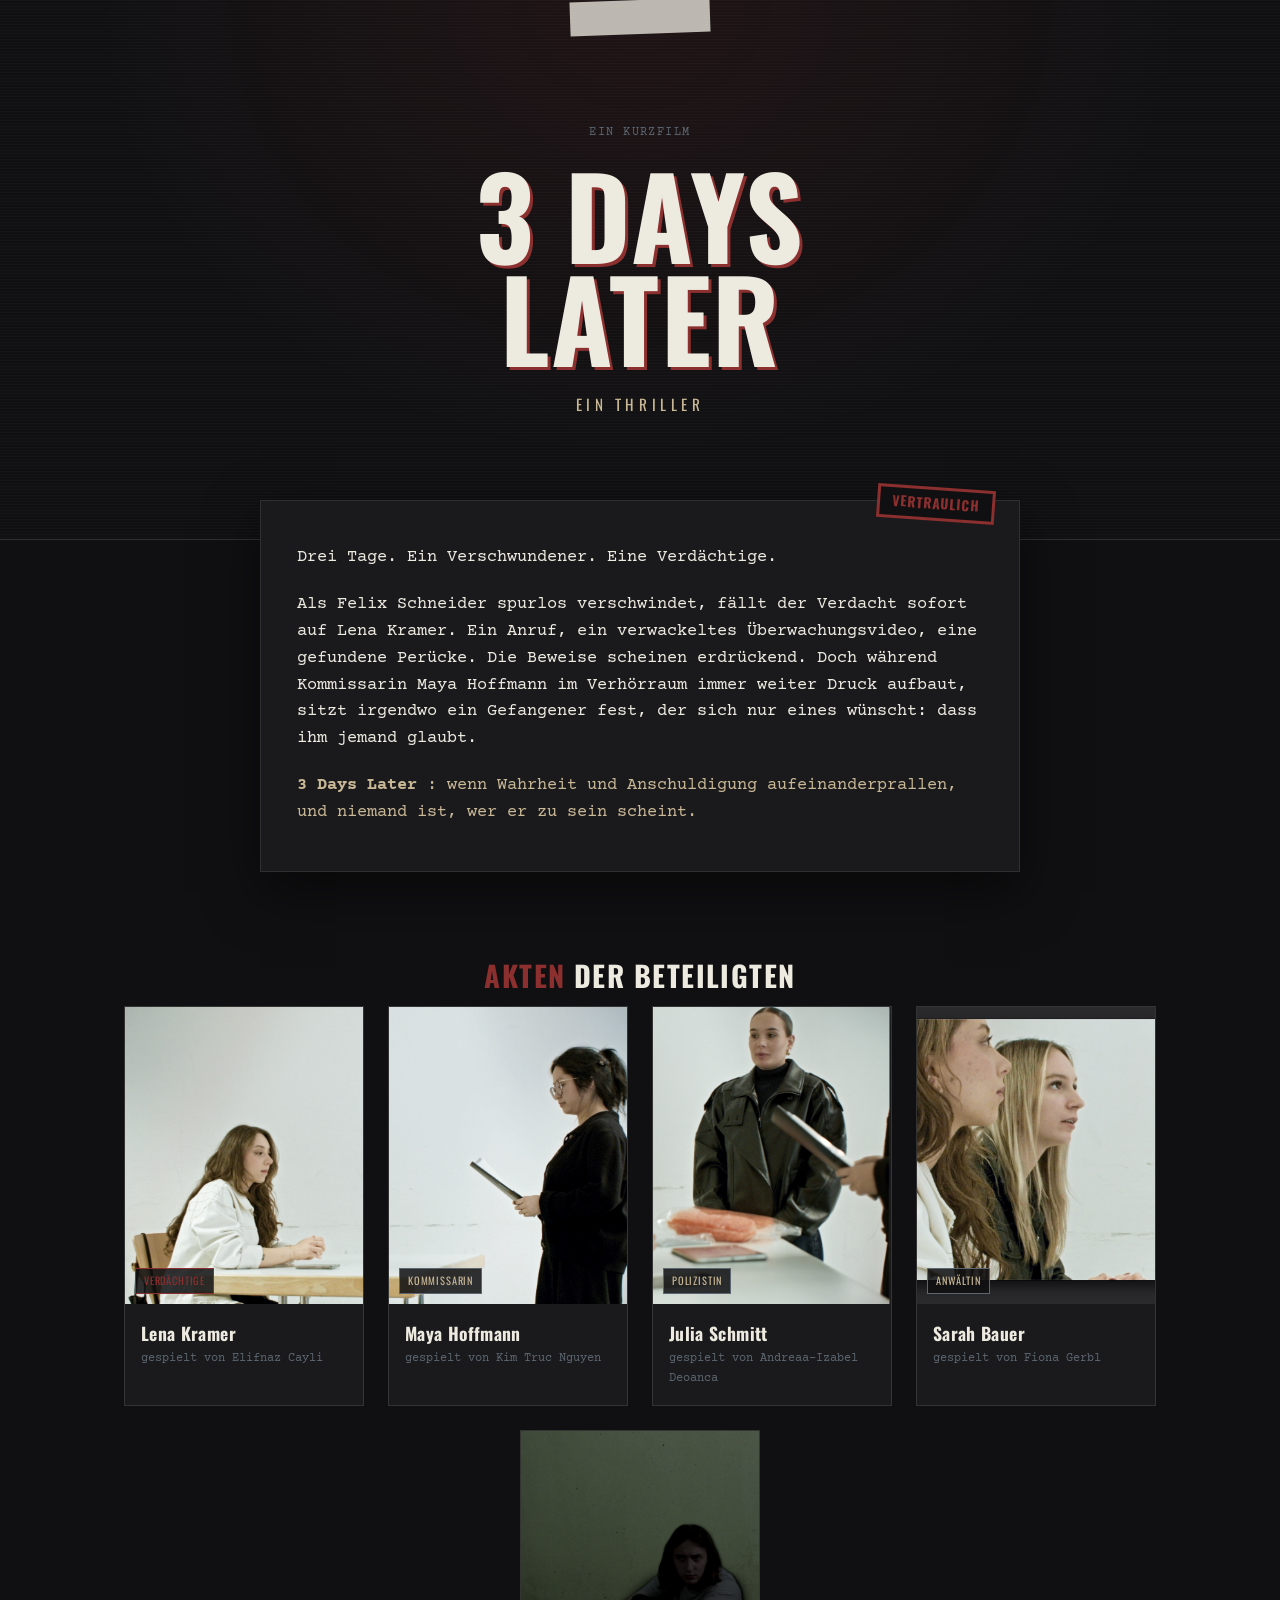
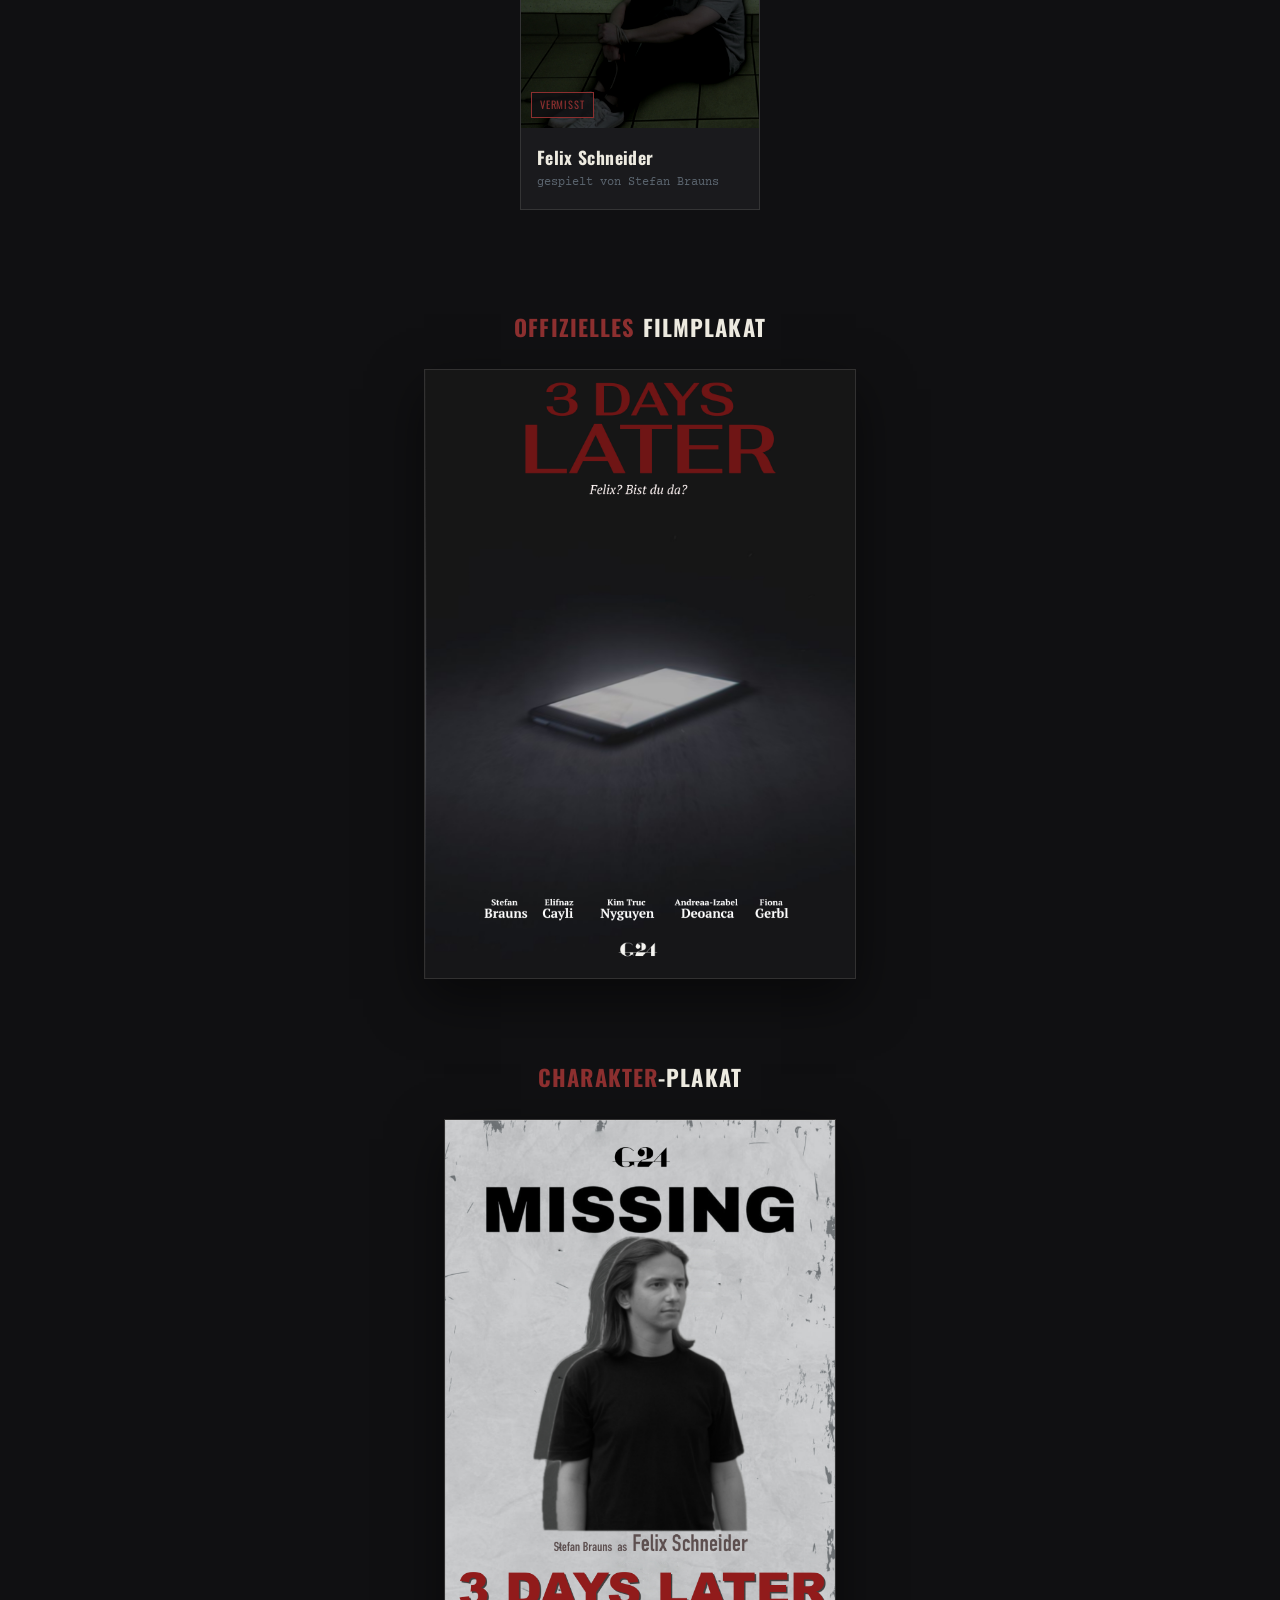
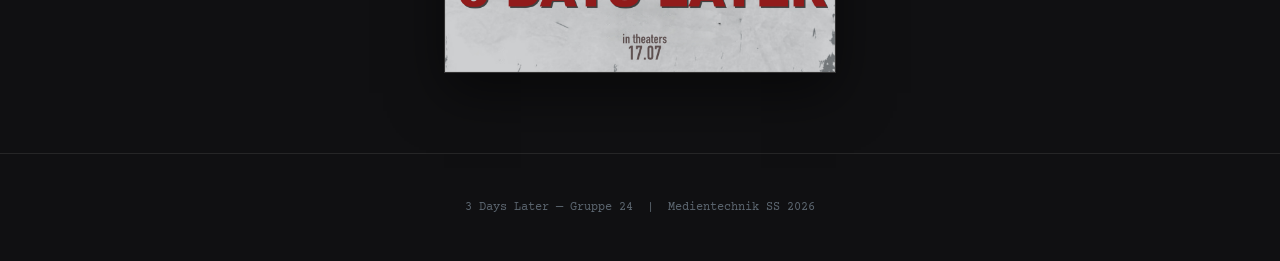
<file: 3-days-later/index.html>
<!DOCTYPE html>
<html lang="de">
<head>
<meta charset="UTF-8">
<meta name="viewport" content="width=device-width, initial-scale=1.0">
<title>3 Days Later — Kurzfilm</title>
<link rel="stylesheet" href="css/style.css">
</head>
<body>

  <header class="hero">
    <div class="hero__tape"></div>
    <p class="hero__eyebrow">Ein Kurzfilm </p>
    <h1 class="hero__title">3 DAYS<br>LATER</h1>
    <p class="hero__genre">Ein Thriller</p>
  </header>

  <main>
    <section class="teaser">
      <div class="teaser__stamp">VERTRAULICH</div>
      <p class="teaser__text">
        Drei Tage. Ein Verschwundener. Eine Verdächtige.
      </p>
      <p class="teaser__text">
        Als Felix Schneider spurlos verschwindet, fällt der Verdacht sofort
        auf Lena Kramer. Ein Anruf, ein verwackeltes Überwachungsvideo,
        eine gefundene Perücke. Die Beweise scheinen erdrückend.
        Doch während Kommissarin Maya Hoffmann im Verhörraum immer weiter
        Druck aufbaut, sitzt irgendwo ein Gefangener fest, der sich nur
        eines wünscht: dass ihm jemand glaubt.
      </p>
      <p class="teaser__text teaser__text--last">
        <strong>3 Days Later</strong> : wenn Wahrheit und Anschuldigung
        aufeinanderprallen, und niemand ist, wer er zu sein scheint.
      </p>
    </section>

    <section class="cases">
      <h2 class="cases__title"><span>Akten</span> der Beteiligten</h2>

      <div class="gallery" id="gallery">

        <article class="card" tabindex="0" data-status="verdächtige">
          <div class="card__photo">
            <img src="images/elif.jpeg" alt="Lena Kramer">
            <span class="card__stamp card__stamp--red">VERDÄCHTIGE</span>
          </div>
          <div class="card__plate">
            <h3>Lena Kramer</h3>
            <p class="card__actor">gespielt von Elifnaz Cayli</p>
          </div>
          <div class="card__file">
            <p><strong>Status:</strong> Hauptverdächtige im Fall Schneider</p>
            <p>Letzte Person mit nachweislichem Kontakt zu Felix. Beteuert
            ihre Unschuld und wird von einem Beweis nach dem nächsten
            eingeholt, während sie selbst versucht zu verstehen, was
            wirklich passiert ist.</p>
          </div>
        </article>

        <article class="card" tabindex="0" data-status="ermittelnd">
          <div class="card__photo">
            <img src="images/kim.jpeg" alt="Maya Hoffmann">
            <span class="card__stamp">KOMMISSARIN</span>
          </div>
          <div class="card__plate">
            <h3>Maya Hoffmann</h3>
            <p class="card__actor">gespielt von Kim Truc Nguyen</p>
          </div>
          <div class="card__file">
            <p><strong>Status:</strong> Leitet die Ermittlung</p>
            <p>Hart, zielstrebig, kompromisslos gegenüber Lena, kollegial
            gegenüber ihrem eigenen Team. Für sie zählen nur Beweise.
            </p>
          </div>
        </article>

        <article class="card" tabindex="0" data-status="ermittelnd">
          <div class="card__photo">
            <img src="images/andreaa.jpeg" alt="Julia Schmitt">
            <span class="card__stamp">POLIZISTIN</span>
          </div>
          <div class="card__plate">
            <h3>Julia Schmitt</h3>
            <p class="card__actor">gespielt von Andreaa-Izabel Deoanca</p>
          </div>
          <div class="card__file">
            <p><strong>Status:</strong> Unterstützt die Ermittlung</p>
            <p>Bringt Beweismittel, Berichte und einen ruhigen Kopf in den
            Verhörraum. Steht loyal an Mayas Seite und behält dabei mehr
            im Blick, als es zunächst scheint.</p>
          </div>
        </article>

        <article class="card" tabindex="0" data-status="verteidigung">
          <div class="card__photo">
            <img src="images/fiona.jpeg" alt="Sarah Bauer">
            <span class="card__stamp">ANWÄLTIN</span>
          </div>
          <div class="card__plate">
            <h3>Sarah Bauer</h3>
            <p class="card__actor">gespielt von Fiona Gerbl</p>
          </div>
          <div class="card__file">
            <p><strong>Status:</strong> Verteidigt Lena Kramer</p>
            <p>Scharf, unerschütterlich, immer einen Satz voraus. Jede
            Anschuldigung der Polizei prallt an ihr ab, solange ihre
            Mandantin sich an ihre Regeln hält.</p>
          </div>
        </article>

        <article class="card card--poster" tabindex="0" data-status="vermisst">
          <div class="card__photo">
            <img src="images/stefan.jpeg" alt="Felix Schneider – Vermisstenplakat">
            <span class="card__stamp card__stamp--red">VERMISST</span>
          </div>
          <div class="card__plate">
            <h3>Felix Schneider</h3>
            <p class="card__actor">gespielt von Stefan Brauns</p>
          </div>
          <div class="card__file">
            <p><strong>Status:</strong> Seit drei Tagen verschwunden</p>
            <p>Irgendwo eingesperrt, an ein Rohr gefesselt, ohne zu wissen
            warum. Hofft, dass die eine Person, der man die Schuld gibt,
            am Ende die einzige ist, die ihm wirklich hilft.</p>
          </div>
        </article>

      </div>
    </section>

    <section class="poster">
      <h2 class="poster__title"><span>Offizielles</span> Filmplakat</h2>
      <img src="images/cast_poster.jpg" alt="3 Days Later – offizielles Filmplakat mit dem gesamten Cast" class="poster__img">
    </section>
    <section class="char-posters">
      <h2 class="char-posters__title"><span>Charakter</span>-Plakat</h2>
      <img src="images/felix_missing_poster.jpg" alt="Felix Schneider – Vermisstenplakat" class="char-posters__img">
    </section>
  </main>

  <footer class="footer">
    <p>3 Days Later — Gruppe 24 &nbsp;|&nbsp; Medientechnik SS 2026</p>
  </footer>

  <script src="js/script.js"></script>
</body>
</html>
</file>
<file: 3-days-later/css/style.css>
@import url('https://fonts.googleapis.com/css2?family=Oswald:wght@500;700&family=Courier+Prime:wght@400;700&display=swap');

:root {
  --bg: #101012;
  --bg-raised: #1a1a1d;
  --paper: #C9B896;
  --accent-red: #8C2F2F;
  --text-light: #EDEAE0;
  --muted: #5C6670;

  --font-display: 'Oswald', 'Arial Narrow', sans-serif;
  --font-body: 'Courier Prime', 'Courier New', monospace;
}

* { box-sizing: border-box; }

html { scroll-behavior: smooth; }

body {
  margin: 0;
  background: var(--bg);
  color: var(--text-light);
  font-family: var(--font-body);
  line-height: 1.6;
}

img { max-width: 100%; display: block; }

.hero {
  position: relative;
  min-height: 60vh;
  display: flex;
  flex-direction: column;
  align-items: center;
  justify-content: center;
  text-align: center;
  padding: 4rem 1.5rem 3rem;
  background:
    radial-gradient(ellipse at 50% 0%, rgba(140,47,47,0.12), transparent 60%),
    repeating-linear-gradient(180deg, rgba(255,255,255,0.02) 0px, rgba(255,255,255,0.02) 1px, transparent 1px, transparent 3px),
    var(--bg);
  border-bottom: 1px solid rgba(237,234,224,0.12);
  overflow: hidden;
}

.hero__tape {
  position: absolute;
  top: 0; left: 50%;
  width: 140px; height: 34px;
  background: rgba(237,234,224,0.85);
  transform: translateX(-50%) rotate(-2deg);
  opacity: 0.9;
}

.hero__eyebrow {
  font-family: var(--font-body);
  letter-spacing: 0.12em;
  font-size: 0.75rem;
  color: var(--muted);
  text-transform: uppercase;
  margin: 0 0 1.25rem;
}

.hero__title {
  font-family: var(--font-display);
  font-weight: 700;
  font-size: clamp(3rem, 12vw, 7rem);
  line-height: 0.92;
  letter-spacing: 0.01em;
  margin: 0;
  color: var(--text-light);
  text-shadow: 3px 3px 0 var(--accent-red);
}

.hero__genre {
  font-family: var(--font-display);
  text-transform: uppercase;
  letter-spacing: 0.3em;
  color: var(--paper);
  font-size: 0.95rem;
  margin-top: 1.5rem;
}

.teaser {
  position: relative;
  max-width: 760px;
  margin: -2.5rem auto 5rem;
  padding: 2.75rem 2.25rem;
  background: var(--bg-raised);
  border: 1px solid rgba(237,234,224,0.1);
  box-shadow: 0 20px 50px rgba(0,0,0,0.5);
}

.teaser__stamp {
  position: absolute;
  top: -14px;
  right: 24px;
  font-family: var(--font-display);
  font-weight: 700;
  color: var(--accent-red);
  border: 3px solid var(--accent-red);
  padding: 0.2rem 0.75rem;
  transform: rotate(4deg);
  letter-spacing: 0.08em;
  font-size: 0.85rem;
  background: var(--bg);
}

.teaser__text {
  font-size: 1.05rem;
  color: var(--text-light);
  margin: 0 0 1.25rem;
}

.teaser__text--last {
  color: var(--paper);
  margin-bottom: 0;
}

.cases {
  max-width: 1200px;
  margin: 0 auto;
  padding: 0 1.5rem 5rem;
}

.cases__title {
  font-family: var(--font-display);
  text-transform: uppercase;
  font-size: 1.8rem;
  letter-spacing: 0.05em;
  text-align: center;
  margin-bottom: 0.5rem;
}

.cases__title span { color: var(--accent-red); }

.cases__hint {
  text-align: center;
  color: var(--muted);
  font-size: 0.85rem;
  margin-bottom: 2.5rem;
}

.gallery {
  display: flex;
  flex-wrap: wrap;
  gap: 1.5rem;
  justify-content: center;
}

.card {
  position: relative;
  width: 240px;
  background: var(--bg-raised);
  border: 1px solid rgba(237,234,224,0.12);
  cursor: pointer;
  overflow: hidden;
  transition: transform 0.25s ease, box-shadow 0.25s ease;
}

.card:hover,
.card:focus-visible,
.card.is-open {
  transform: translateY(-6px);
  box-shadow: 0 18px 40px rgba(0,0,0,0.55);
}

.card__photo {
  position: relative;
  aspect-ratio: 4 / 5;
  overflow: hidden;
  background: #2a2a2d;
}

.card__photo img {
  width: 100%;
  height: 100%;
  object-fit: cover;
  filter: grayscale(0.35) contrast(1.05);
}

.card--poster .card__photo img {
  object-fit: cover;
  object-position: top center;
}

.card__stamp {
  position: absolute;
  bottom: 10px;
  left: 10px;
  font-family: var(--font-display);
  font-size: 0.65rem;
  letter-spacing: 0.08em;
  text-transform: uppercase;
  padding: 0.25rem 0.5rem;
  background: rgba(16,16,18,0.85);
  border: 1px solid var(--muted);
  color: var(--paper);
}

.card__stamp--red {
  border-color: var(--accent-red);
  color: var(--accent-red);
}

.card__plate {
  padding: 0.9rem 1rem 1rem;
}

.card__plate h3 {
  font-family: var(--font-display);
  font-size: 1.1rem;
  margin: 0 0 0.15rem;
  letter-spacing: 0.02em;
}

.card__actor {
  margin: 0;
  font-size: 0.75rem;
  color: var(--muted);
}

/* Folder-flap file panel: hidden by default, revealed on hover/click */
.card__file {
  max-height: 0;
  opacity: 0;
  overflow: hidden;
  padding: 0 1rem;
  background: var(--bg);
  border-top: 1px dashed transparent;
  transition: max-height 0.35s ease, opacity 0.3s ease, padding 0.35s ease;
}

.card__file p {
  font-size: 0.82rem;
  margin: 0.6rem 0;
  color: var(--text-light);
}

.card__file strong {
  color: var(--paper);
}

.card:hover .card__file,
.card:focus-visible .card__file,
.card.is-open .card__file {
  max-height: 320px;
  opacity: 1;
  padding: 0.5rem 1rem 1rem;
  border-top-color: rgba(237,234,224,0.15);
}


.poster {
  max-width: 480px;
  margin: 0 auto 5rem;
  padding: 0 1.5rem;
  text-align: center;
}

.poster__title {
  font-family: var(--font-display);
  text-transform: uppercase;
  font-size: 1.4rem;
  letter-spacing: 0.05em;
  margin-bottom: 1.5rem;
}

.poster__title span { color: var(--accent-red); }

.poster__img {
  border: 1px solid rgba(237,234,224,0.15);
  box-shadow: 0 20px 50px rgba(0,0,0,0.5);
}


.footer {
  text-align: center;
  padding: 2rem 1rem;
  color: var(--muted);
  font-size: 0.75rem;
  border-top: 1px solid rgba(237,234,224,0.1);
}

@media (max-width: 600px) {
  .teaser { margin: -1.5rem 1rem 3.5rem; padding: 2rem 1.25rem; }
  .card { width: 100%; max-width: 320px; }
  .hero { padding: 3rem 1rem 2.5rem; }
}

@media (prefers-reduced-motion: reduce) {
  * { transition: none !important; scroll-behavior: auto !important; }
}

.char-posters {
  max-width: 440px;
  margin: 0 auto 5rem;
  padding: 0 1.5rem;
  text-align: center;
}

.char-posters__title {
  font-family: var(--font-display);
  text-transform: uppercase;
  font-size: 1.4rem;
  letter-spacing: 0.05em;
  margin-bottom: 1.5rem;
}

.char-posters__title span { color: var(--accent-red); }

.char-posters__img {
  width: 100%;
  border: 1px solid rgba(237,234,224,0.15);
  box-shadow: 0 20px 50px rgba(0,0,0,0.5);
}
</file>
